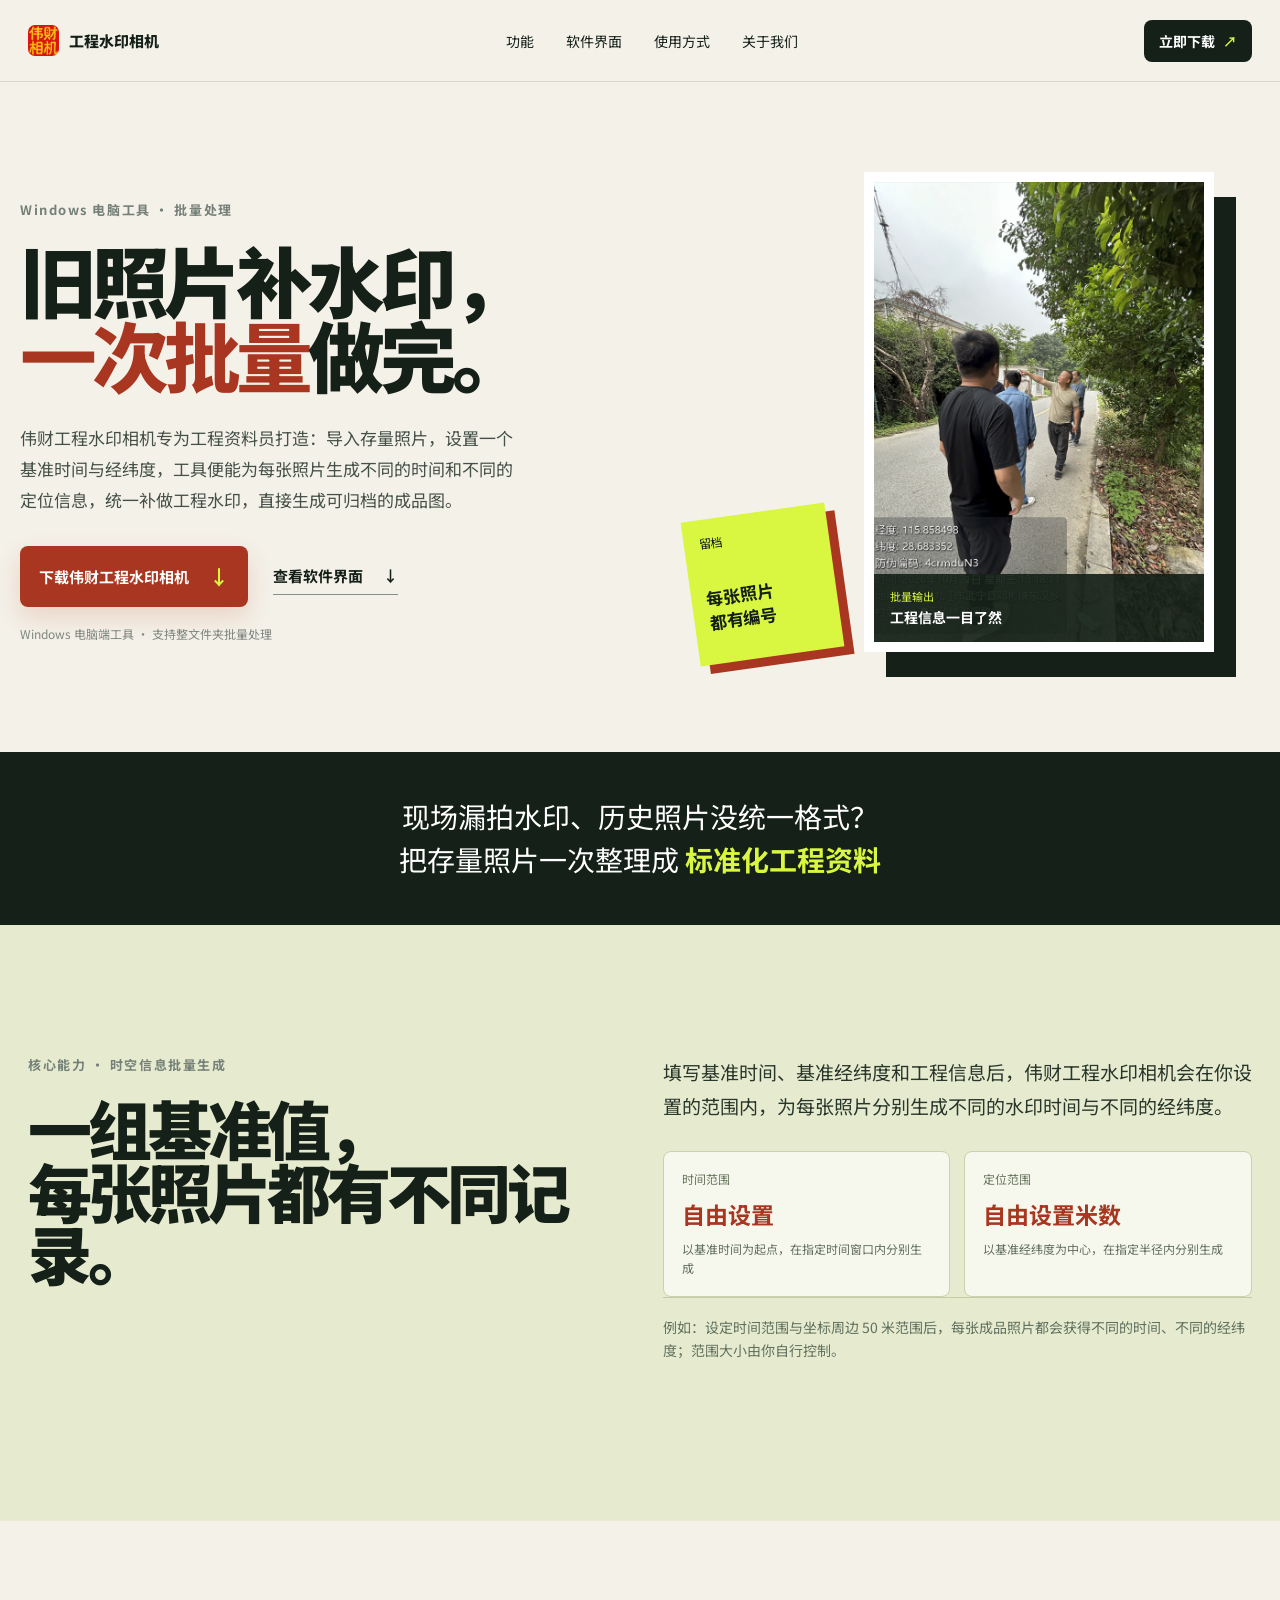
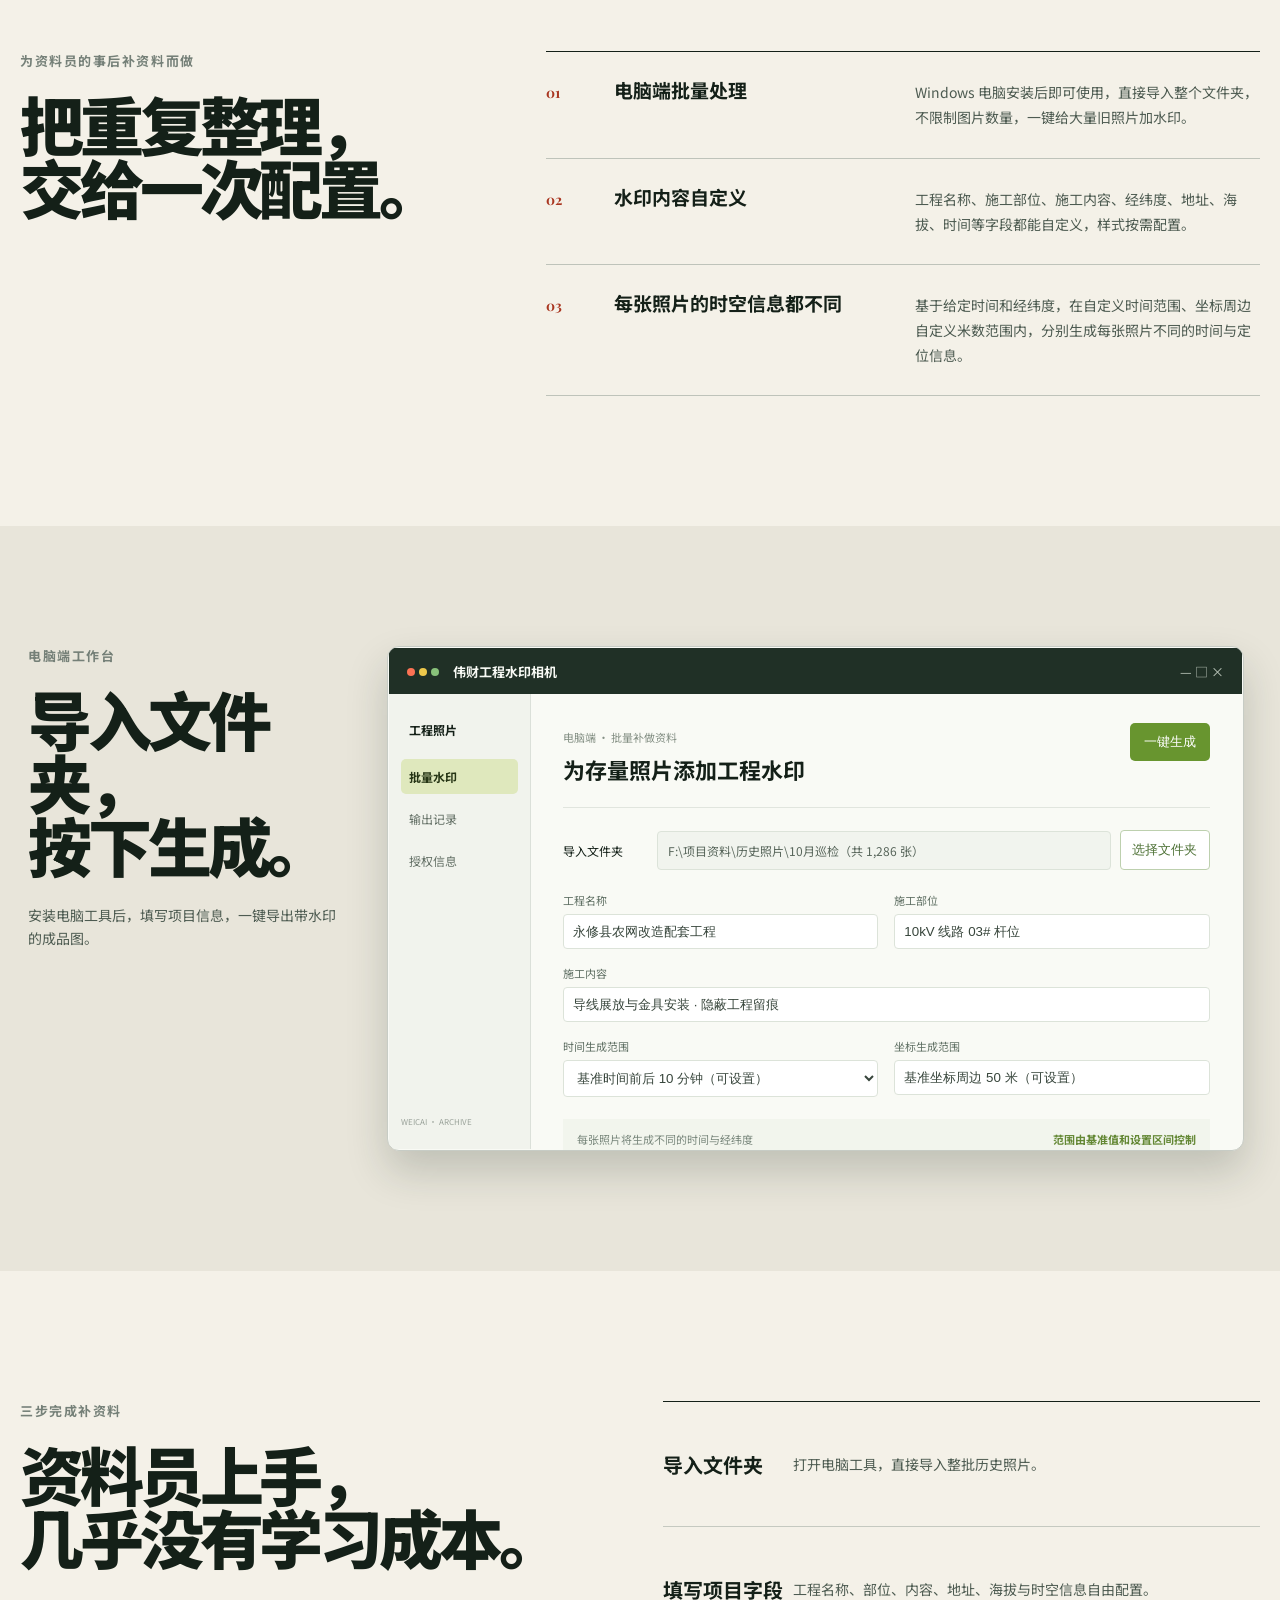
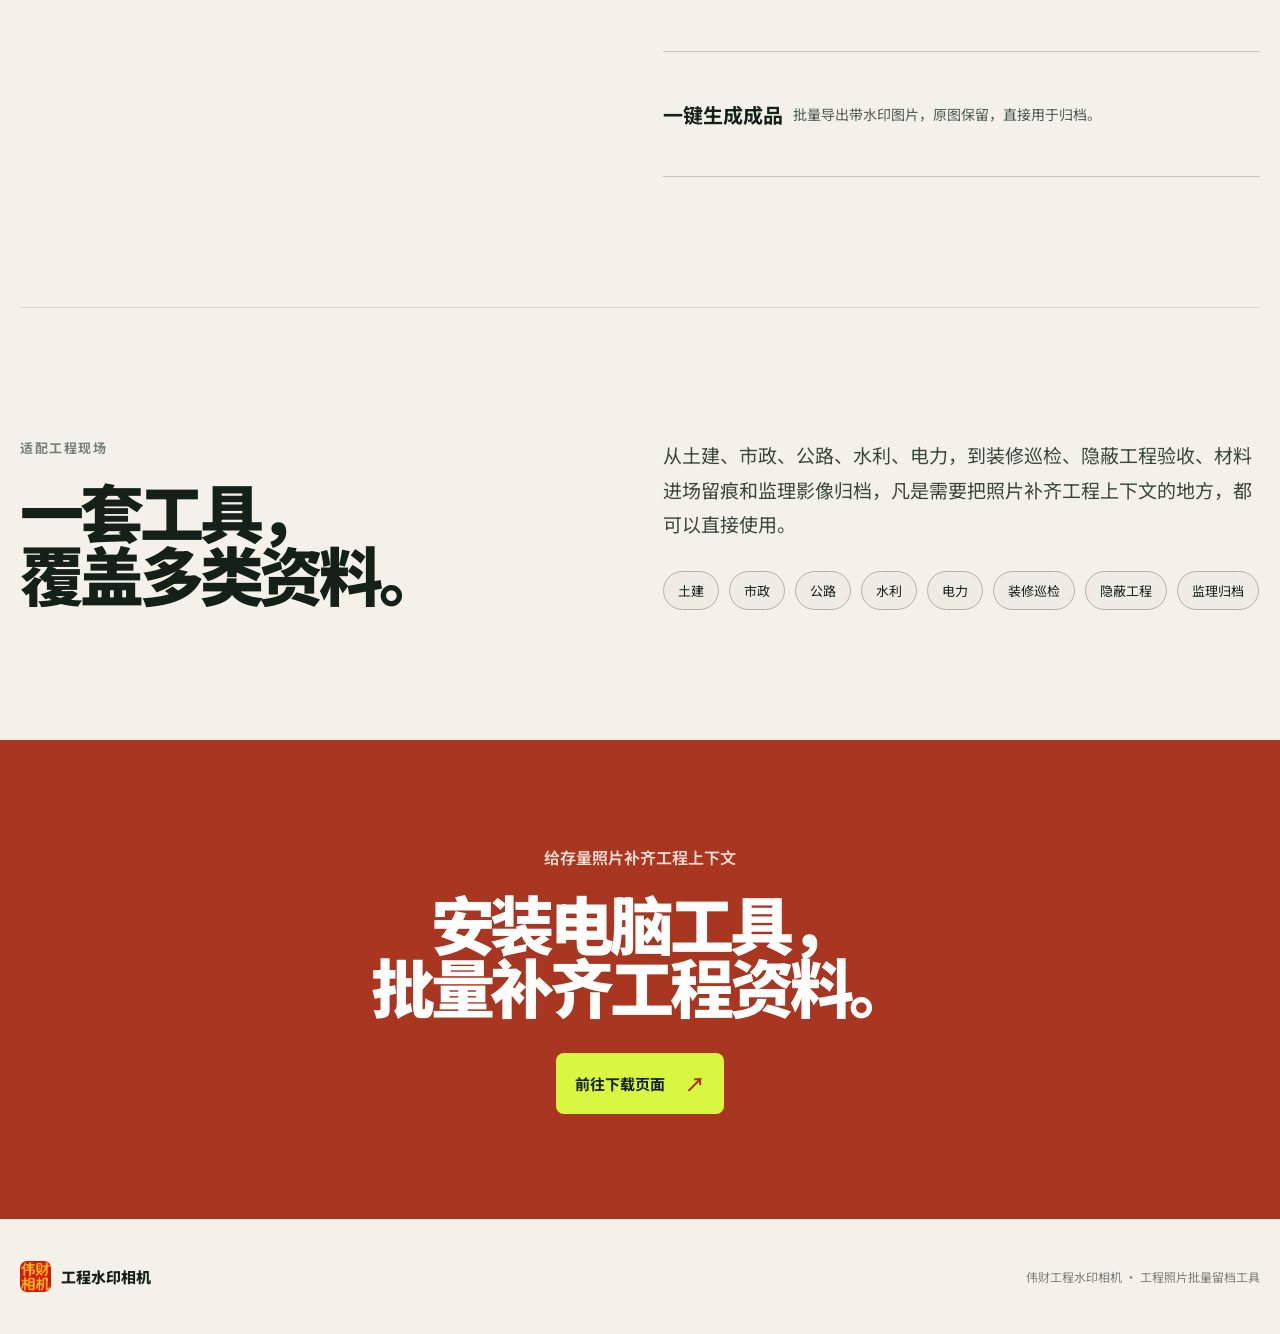
<file: index.html>
<!doctype html>
<html lang="zh-CN">
<head>
  <meta charset="UTF-8" />
  <meta name="viewport" content="width=device-width, initial-scale=1.0" />
  <meta name="theme-color" content="#121814" />
  <meta name="description" content="伟财工程水印相机｜电脑端一键批量加经纬度、时间、地点的工具，让每一张工程照片有据可查。支持自定义时间范围与坐标周边范围，为每张照片生成不同的时空信息。" />
  <meta name="keywords" content="伟财工程水印相机,工程照片水印,批量加水印,电脑端水印,经纬度水印,时间地点水印,工程资料归档" />
  <meta name="author" content="伟财工程水印相机" />
  <meta property="og:type" content="website" />
  <meta property="og:title" content="伟财工程水印相机｜电脑端一键批量加经纬度、时间、地点" />
  <meta property="og:description" content="让每一张工程照片有据可查。基于给定时间和经纬度，为每张照片批量生成不同的时空信息。" />
  <meta property="og:image" content="assets/hero-output.png" />
  <link rel="canonical" href="https://fcai.me/wcxjxz" />
  <title>伟财工程水印相机｜电脑端一键批量加经纬度、时间、地点的工具</title>
  <link rel="icon" href="assets/logo.ico" sizes="any" />
  <link rel="stylesheet" href="styles.css" />
</head>
<body>
  <header class="site-header">
    <a class="brand" href="#top" aria-label="伟财工程水印相机首页">
      <img src="assets/logo.jpg" alt="伟财软件" />
      <span>工程水印相机</span>
    </a>
    <nav aria-label="主导航">
      <a href="#features">功能</a>
      <a href="#interface">软件界面</a>
      <a href="#workflow">使用方式</a>
      <a href="about.html">关于我们</a>
    </nav>
    <a class="nav-download" href="https://fcai.me/wcxjxz" target="_blank" rel="noopener">立即下载 <span>↗</span></a>
  </header>

  <main id="top">
    <section class="hero">
      <div class="hero-copy">
        <p class="plain-label">Windows 电脑工具 · 批量处理</p>
        <h1>旧照片补水印，<br><em>一次批量</em>做完。</h1>
        <p class="hero-text">伟财工程水印相机专为工程资料员打造：导入存量照片，设置一个基准时间与经纬度，工具便能为每张照片生成不同的时间和不同的定位信息，统一补做工程水印，直接生成可归档的成品图。</p>
        <div class="hero-actions">
          <a class="button primary" href="https://fcai.me/wcxjxz" target="_blank" rel="noopener">下载伟财工程水印相机 <span>↓</span></a>
          <a class="button text-button" href="#interface">查看软件界面 <span>↓</span></a>
        </div>
        <p class="notice">Windows 电脑端工具 · 支持整文件夹批量处理</p>
      </div>
      <div class="hero-visual" aria-label="工程水印成品示例">
        <div class="photo-frame">
          <img src="assets/hero-output.png" alt="带工程水印的工程现场照片成品示例" />
          <div class="photo-caption"><span>批量输出</span><strong>工程信息一目了然</strong></div>
        </div>
        <div class="stamp-card"><span>留档</span><b>每张照片<br>都有编号</b></div>
      </div>
    </section>

    <section class="proof" aria-label="产品价值">
      <p>现场漏拍水印、历史照片没统一格式？</p>
      <p>把存量照片一次整理成 <strong>标准化工程资料</strong></p>
    </section>

    <section class="time-space section" id="time-space">
      <div class="section-title"><p>核心能力 · 时空信息批量生成</p><h2>一组基准值，<br>每张照片都有不同记录。</h2></div>
      <div class="time-space-copy"><p>填写基准时间、基准经纬度和工程信息后，伟财工程水印相机会在你设置的范围内，为每张照片分别生成不同的水印时间与不同的经纬度。</p><div class="range-grid"><div><span>时间范围</span><strong>自由设置</strong><small>以基准时间为起点，在指定时间窗口内分别生成</small></div><div><span>定位范围</span><strong>自由设置米数</strong><small>以基准经纬度为中心，在指定半径内分别生成</small></div></div><p class="time-space-foot">例如：设定时间范围与坐标周边 50 米范围后，每张成品照片都会获得不同的时间、不同的经纬度；范围大小由你自行控制。</p></div>
    </section>

    <section class="features section" id="features">
      <div class="section-title"><p>为资料员的事后补资料而做</p><h2>把重复整理，<br>交给一次配置。</h2></div>
      <div class="feature-list">
        <article><span>01</span><h3>电脑端批量处理</h3><p>Windows 电脑安装后即可使用，直接导入整个文件夹，不限制图片数量，一键给大量旧照片加水印。</p></article>
        <article><span>02</span><h3>水印内容自定义</h3><p>工程名称、施工部位、施工内容、经纬度、地址、海拔、时间等字段都能自定义，样式按需配置。</p></article>
        <article><span>03</span><h3>每张照片的时空信息都不同</h3><p>基于给定时间和经纬度，在自定义时间范围、坐标周边自定义米数范围内，分别生成每张照片不同的时间与定位信息。</p></article>
      </div>
    </section>

    <section class="interface section" id="interface">
      <div class="section-title"><p>电脑端工作台</p><h2>导入文件夹，<br>按下生成。</h2><p class="section-note">安装电脑工具后，填写项目信息，一键导出带水印的成品图。</p></div>
      <div class="app-window" role="img" aria-label="伟财工程水印相机软件工作台界面示意">
        <div class="app-top"><div class="window-mark"><i></i><i></i><i></i></div><strong>伟财工程水印相机</strong><span>— □ ×</span></div>
        <div class="app-body">
          <aside><b>工程照片</b><a class="active">批量水印</a><a>输出记录</a><a>授权信息</a><small>WEICAI · ARCHIVE</small></aside>
          <div class="app-content">
            <div class="app-heading"><div><span>电脑端 · 批量补做资料</span><h3>为存量照片添加工程水印</h3></div><button>一键生成</button></div>
            <div class="folder-row"><span>导入文件夹</span><div>F:\项目资料\历史照片\10月巡检（共 1,286 张）</div><button class="browse">选择文件夹</button></div>
            <div class="form-grid">
              <label>工程名称<input value="永修县农网改造配套工程" readonly /></label>
              <label>施工部位<input value="10kV 线路 03# 杆位" readonly /></label>
              <label class="wide">施工内容<input value="导线展放与金具安装 · 隐蔽工程留痕" readonly /></label>
              <label>时间生成范围<select><option>基准时间前后 10 分钟（可设置）</option></select></label>
              <label>坐标生成范围<input value="基准坐标周边 50 米（可设置）" readonly /></label>
            </div>
            <div class="app-footer"><span>每张照片将生成不同的时间与经纬度</span><b>范围由基准值和设置区间控制</b></div>
          </div>
        </div>
      </div>
    </section>

    <section class="workflow section" id="workflow">
      <div class="section-title"><p>三步完成补资料</p><h2>资料员上手，<br>几乎没有学习成本。</h2></div>
      <ol><li><b>导入文件夹</b><span>打开电脑工具，直接导入整批历史照片。</span></li><li><b>填写项目字段</b><span>工程名称、部位、内容、地址、海拔与时空信息自由配置。</span></li><li><b>一键生成成品</b><span>批量导出带水印图片，原图保留，直接用于归档。</span></li></ol>
    </section>

    <section class="scenes section" id="scenes">
      <div class="section-title"><p>适配工程现场</p><h2>一套工具，<br>覆盖多类资料。</h2></div>
      <div class="scene-copy"><p>从土建、市政、公路、水利、电力，到装修巡检、隐蔽工程验收、材料进场留痕和监理影像归档，凡是需要把照片补齐工程上下文的地方，都可以直接使用。</p><div class="scene-tags"><span>土建</span><span>市政</span><span>公路</span><span>水利</span><span>电力</span><span>装修巡检</span><span>隐蔽工程</span><span>监理归档</span></div></div>
    </section>

    <section class="download-section">
      <p>给存量照片补齐工程上下文</p>
      <h2>安装电脑工具，<br>批量补齐工程资料。</h2>
      <a class="button primary light" href="https://fcai.me/wcxjxz" target="_blank" rel="noopener">前往下载页面 <span>↗</span></a>
    </section>
  </main>
  <script type="application/ld+json">
  {"@context":"https://schema.org","@type":"SoftwareApplication","name":"伟财工程水印相机","applicationCategory":"BusinessApplication","operatingSystem":"Windows","description":"电脑端一键批量加经纬度、时间、地点的工程照片水印工具，让每一张工程照片有据可查。","url":"https://fcai.me/wcxjxz","featureList":["批量添加工程照片水印","基于基准时间生成不同照片时间","基于基准经纬度生成不同照片坐标","自定义时间范围与坐标周边范围"]}
  </script>
  <footer><a class="brand" href="#top"><img src="assets/logo.jpg" alt="伟财软件" /><span>工程水印相机</span></a><p>伟财工程水印相机 · 工程照片批量留档工具</p></footer>
</body>
</html>
</file>
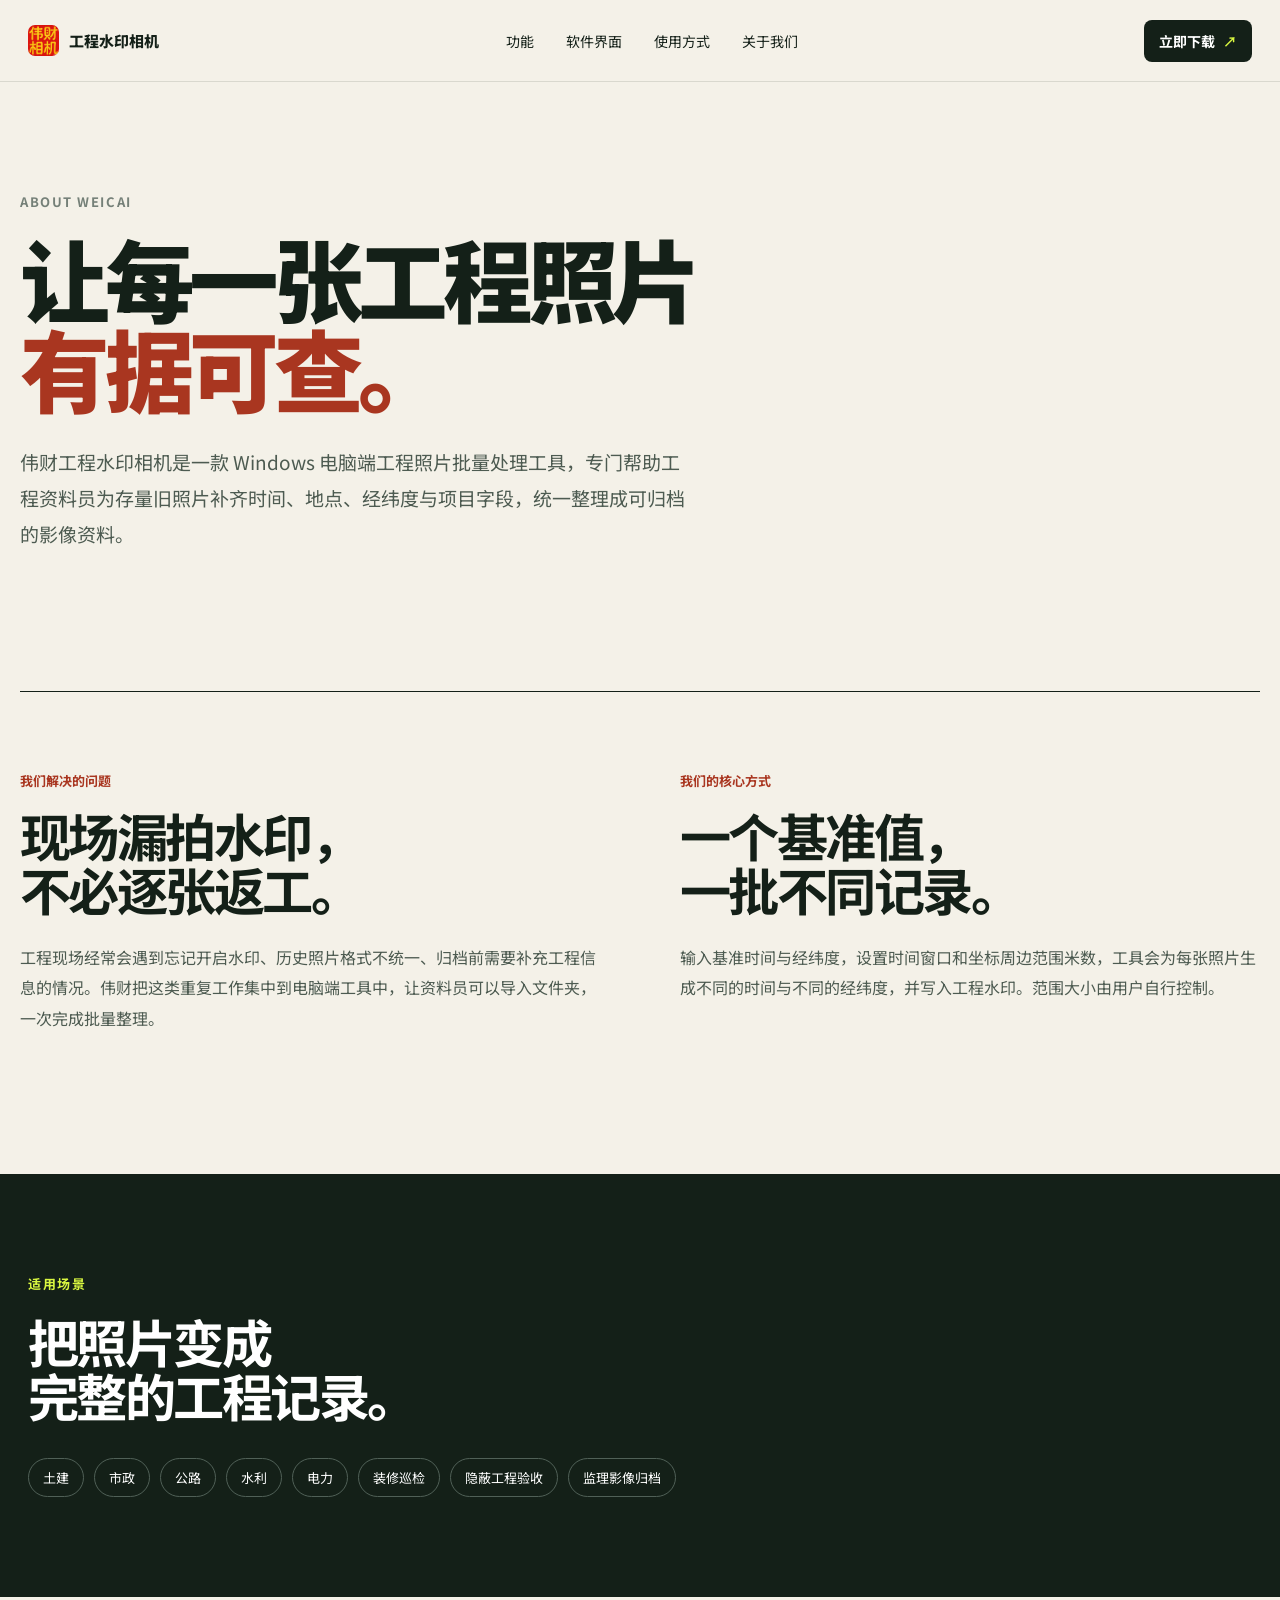
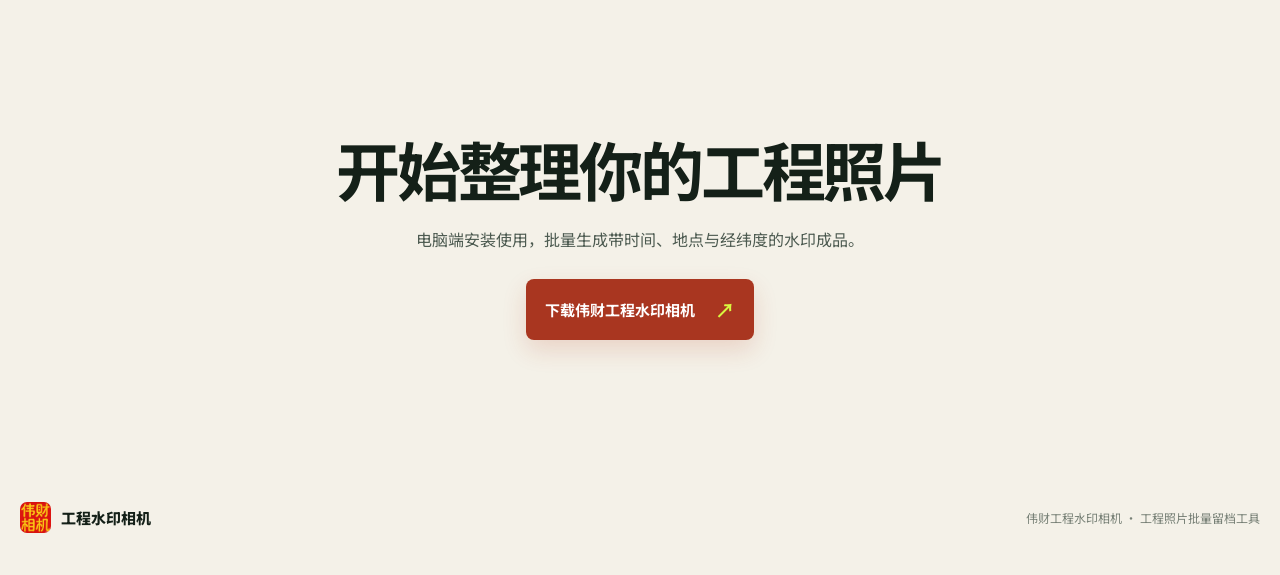
<file: about.html>
<!doctype html>
<html lang="zh-CN">
<head>
  <meta charset="UTF-8" />
  <meta name="viewport" content="width=device-width, initial-scale=1.0" />
  <meta name="description" content="关于伟财工程水印相机：电脑端一键批量加经纬度、时间、地点的工程照片留档工具，帮助资料员整理历史照片与工程归档资料。" />
  <meta name="keywords" content="关于伟财,伟财工程水印,工程水印工具,工程资料员,工程照片归档" />
  <meta name="author" content="伟财工程水印相机" />
  <meta property="og:type" content="article" />
  <meta property="og:title" content="关于伟财工程水印相机｜让每一张工程照片有据可查" />
  <meta property="og:description" content="了解伟财工程水印相机如何帮助工程资料员批量补齐照片中的时间、地点、经纬度和工程信息。" />
  <link rel="canonical" href="https://fcai.me/wcxjxz/about.html" />
  <link rel="icon" href="assets/logo.ico" sizes="any" />
  <title>关于我们｜伟财工程水印相机</title>
  <link rel="stylesheet" href="styles.css" />
</head>
<body>
  <header class="site-header">
    <a class="brand" href="index.html"><img src="assets/logo.jpg" alt="伟财软件" /><span>工程水印相机</span></a>
    <nav aria-label="主导航"><a href="index.html#features">功能</a><a href="index.html#interface">软件界面</a><a href="index.html#workflow">使用方式</a><a href="about.html" aria-current="page">关于我们</a></nav>
    <a class="nav-download" href="https://fcai.me/wcxjxz" target="_blank" rel="noopener">立即下载 <span>↗</span></a>
  </header>
  <main class="about-page">
    <section class="about-hero"><p class="plain-label">ABOUT WEICAI</p><h1>让每一张工程照片<br><em>有据可查。</em></h1><p>伟财工程水印相机是一款 Windows 电脑端工程照片批量处理工具，专门帮助工程资料员为存量旧照片补齐时间、地点、经纬度与项目字段，统一整理成可归档的影像资料。</p></section>
    <section class="about-grid"><article><span>我们解决的问题</span><h2>现场漏拍水印，<br>不必逐张返工。</h2><p>工程现场经常会遇到忘记开启水印、历史照片格式不统一、归档前需要补充工程信息的情况。伟财把这类重复工作集中到电脑端工具中，让资料员可以导入文件夹，一次完成批量整理。</p></article><article><span>我们的核心方式</span><h2>一个基准值，<br>一批不同记录。</h2><p>输入基准时间与经纬度，设置时间窗口和坐标周边范围米数，工具会为每张照片生成不同的时间与不同的经纬度，并写入工程水印。范围大小由用户自行控制。</p></article></section>
    <section class="about-values"><p class="plain-label">适用场景</p><h2>把照片变成<br>完整的工程记录。</h2><div class="scene-tags"><span>土建</span><span>市政</span><span>公路</span><span>水利</span><span>电力</span><span>装修巡检</span><span>隐蔽工程验收</span><span>监理影像归档</span></div></section>
    <section class="about-cta"><h2>开始整理你的工程照片</h2><p>电脑端安装使用，批量生成带时间、地点与经纬度的水印成品。</p><a class="button primary" href="https://fcai.me/wcxjxz" target="_blank" rel="noopener">下载伟财工程水印相机 <span>↗</span></a></section>
  </main>
  <footer><a class="brand" href="index.html"><img src="assets/logo.jpg" alt="伟财软件" /><span>工程水印相机</span></a><p>伟财工程水印相机 · 工程照片批量留档工具</p></footer>
  <script type="application/ld+json">{"@context":"https://schema.org","@type":"AboutPage","name":"关于伟财工程水印相机","description":"伟财工程水印相机是一款 Windows 电脑端工程照片批量处理工具。","isPartOf":{"@type":"WebSite","name":"伟财工程水印相机"}}</script>
</body>
</html>
</file>
<file: styles.css>
@import url('https://fonts.googleapis.com/css2?family=Noto+Sans+SC:wght@400;500;600;700;900&family=Playfair+Display:ital,wght@0,700;0,800;1,800&display=swap');

:root{--ink:#142018;--paper:#f4f1e8;--lime:#d9f640;--orange:#fb5631;--muted:#69736a;--line:#d9d8ce}*{box-sizing:border-box}html{scroll-behavior:smooth}body{margin:0;background:var(--paper);color:var(--ink);font-family:"Noto Sans SC",sans-serif}::selection{background:var(--lime);color:var(--ink)}a{color:inherit;text-decoration:none}.site-header{height:82px;padding:0 max(28px,calc((100vw - 1240px)/2));display:flex;align-items:center;justify-content:space-between;border-bottom:1px solid var(--line);background:rgba(244,241,232,.94);position:sticky;top:0;z-index:5;backdrop-filter:blur(14px)}.brand{display:flex;align-items:center;gap:10px;font-weight:800;font-size:15px}.brand img{width:31px;height:31px;border-radius:7px;object-fit:cover}.site-header nav{display:flex;gap:32px;font-size:14px}.site-header nav a:hover,.text-button:hover{color:var(--orange)}.nav-download{font-size:14px;font-weight:700;padding:11px 15px;background:var(--ink);color:#fff;border-radius:8px}.nav-download span{color:var(--lime);margin-left:5px}.hero{min-height:665px;max-width:1240px;margin:auto;padding:90px 0 70px;display:grid;grid-template-columns:1.03fr .97fr;gap:45px;align-items:center}.plain-label,.section-title>p{font-size:13px;letter-spacing:.12em;color:#758078;margin:0 0 22px;font-weight:700}.hero h1,.section-title h2,.download-section h2{letter-spacing:-.065em;line-height:.98;font-size:clamp(48px,6vw,82px);margin:0;font-weight:900}.hero h1 em{font-family:"Playfair Display",serif;font-weight:800;color:var(--orange)}.hero-text{font-size:17px;line-height:1.85;max-width:500px;margin:30px 0;color:#455148}.hero-actions{display:flex;align-items:center;gap:25px}.button{font-weight:700;font-size:15px;display:inline-flex;align-items:center;gap:20px}.primary{padding:16px 19px;border-radius:8px;background:var(--orange);color:#fff;box-shadow:0 10px 24px rgba(181,57,27,.16)}.primary span{font-size:20px;color:var(--lime)}.text-button{border-bottom:1px solid #879087;padding:8px 0}.notice{font-size:12px;color:#7e867f;margin-top:18px}.hero-visual{position:relative;height:510px}.photo-frame{position:absolute;width:350px;height:480px;right:46px;top:0;border:10px solid #fff;box-shadow:22px 25px 0 var(--ink);overflow:hidden;background:#ccc}.photo-frame img{height:100%;width:100%;object-fit:cover}.photo-caption{position:absolute;bottom:0;left:0;right:0;background:rgba(20,32,24,.91);color:#fff;padding:14px 16px}.photo-caption span{font-size:11px;color:var(--lime);display:block}.photo-caption strong{font-size:14px}.stamp-card{position:absolute;bottom:25px;left:10px;background:var(--lime);width:145px;height:145px;padding:15px;transform:rotate(-8deg);box-shadow:9px 9px 0 var(--orange)}.stamp-card span{font-size:12px;display:block;margin-bottom:35px}.stamp-card b{font-size:17px;line-height:1.25}.proof{background:var(--ink);color:#fff;text-align:center;padding:43px 25px}.proof p{margin:0;font-size:clamp(18px,2.4vw,28px);line-height:1.55}.proof strong{color:var(--lime)}.section{max-width:1240px;margin:auto;padding:130px 0}.section-title h2{font-size:clamp(40px,5vw,66px)}.features{display:grid;grid-template-columns:.8fr 1.2fr;gap:50px}.feature-list{border-top:1px solid var(--ink)}.feature-list article{border-bottom:1px solid #bec3ba;padding:24px 0 27px;display:grid;grid-template-columns:55px 1fr 1.2fr;align-items:baseline;gap:13px}.feature-list article>span{font:700 14px "Playfair Display";color:var(--orange)}.feature-list h3{margin:0;font-size:19px}.feature-list p{font-size:14px;line-height:1.8;color:var(--muted);margin:0}.interface{background:#e8e5da;max-width:none;padding:120px max(28px,calc((100vw - 1240px)/2));}.interface .section-title{display:inline-block;vertical-align:top;width:29%;padding-right:45px}.section-note{font-size:14px!important;letter-spacing:0!important;line-height:1.7;color:var(--muted)!important;margin-top:28px!important;font-weight:400!important}.app-window{display:inline-block;vertical-align:top;width:70%;background:#f9faf5;border-radius:12px;overflow:hidden;box-shadow:0 20px 42px rgba(32,43,33,.2);border:1px solid #c7ccc5;text-align:left}.app-top{height:46px;background:#203026;color:#f8faf5;display:flex;align-items:center;padding:0 18px;gap:14px;font-size:13px}.window-mark{display:flex;gap:4px}.window-mark i{width:8px;height:8px;border-radius:50%;background:#fc7254}.window-mark i:nth-child(2){background:#edc84b}.window-mark i:nth-child(3){background:#88c17a}.app-top>span{margin-left:auto;color:#b9c4b9}.app-body{display:flex;height:455px}.app-body aside{width:142px;padding:22px 12px;background:#f1f3ed;border-right:1px solid #dbe0d9;display:flex;flex-direction:column;gap:7px;font-size:12px}.app-body aside b{font-size:12px;margin:5px 8px 14px}.app-body aside a{padding:9px 8px;border-radius:5px;color:#657167}.app-body aside a.active{background:#dfe8bd;color:#263515;font-weight:700}.app-body aside small{margin-top:auto;color:#9aa29a;font-size:8px}.app-content{padding:29px 32px;flex:1}.app-heading{display:flex;justify-content:space-between;align-items:start;border-bottom:1px solid #e1e5de;padding-bottom:22px}.app-heading span{font-size:11px;color:#859085}.app-heading h3{font-size:22px;margin:6px 0 0}.app-heading button{border:0;border-radius:5px;background:#68952f;color:#fff;padding:10px 14px;font:600 12px inherit}.folder-row{display:grid;grid-template-columns:85px 1fr 90px;align-items:center;gap:9px;margin:22px 0;font-size:12px}.folder-row>div{padding:10px;background:#f1f4ee;border:1px solid #dce3d9;color:#58665b;border-radius:4px}.browse{padding:10px 3px;border:1px solid #bdd0ae;background:#fff;color:#4d7135;border-radius:4px;font:600 11px inherit}.form-grid{display:grid;grid-template-columns:1fr 1fr;gap:16px}.form-grid label{font-size:11px;color:#607064}.form-grid .wide{grid-column:span 2}.form-grid input,.form-grid select{width:100%;border:1px solid #dce3d9;border-radius:4px;padding:9px;margin-top:6px;background:white;color:#37453b;font:12px inherit}.app-footer{margin-top:22px;padding:12px 14px;background:#f2f5ed;display:flex;justify-content:space-between;font-size:11px;color:#7a887d}.app-footer b{color:#648835}.workflow{display:grid;grid-template-columns:1fr 1fr;gap:45px}.workflow ol{list-style:none;padding:0;margin:0;border-top:1px solid var(--ink)}.workflow li{min-height:125px;border-bottom:1px solid #c5c9c0;display:grid;grid-template-columns:130px 1fr;align-items:center}.workflow li b{font-size:20px}.workflow li span{font-size:14px;line-height:1.7;color:var(--muted)}.download-section{background:var(--orange);color:#fff;text-align:center;padding:105px 25px}.download-section p{font-weight:600;color:#ffe1d7;margin:0 0 22px}.download-section h2{font-size:clamp(42px,5vw,68px);margin-bottom:37px}.light{background:var(--lime);color:var(--ink);box-shadow:none}.light span{color:var(--orange)}footer{max-width:1240px;margin:auto;height:115px;display:flex;align-items:center;justify-content:space-between}footer p{font-size:12px;color:#778076}@media(max-width:820px){.site-header{height:66px;padding:0 18px}.site-header nav{display:none}.nav-download{font-size:12px;padding:9px 11px}.hero{padding:62px 24px 65px;display:block;min-height:0}.hero-text{font-size:15px}.hero-actions{align-items:flex-start;flex-direction:column;gap:16px}.hero-visual{height:435px;margin-top:60px}.photo-frame{right:24px;width:270px;height:390px;box-shadow:13px 15px 0 var(--ink)}.stamp-card{transform:rotate(-6deg) scale(.78);transform-origin:bottom left;left:4px}.section{padding:78px 24px}.features,.workflow{display:block}.feature-list{margin-top:44px}.feature-list article{grid-template-columns:32px 1fr;gap:7px}.feature-list p{grid-column:2}.interface{padding:75px 18px}.interface .section-title{width:auto;padding:0;margin-bottom:38px}.app-window{width:100%;overflow-x:auto}.app-body{width:670px;height:410px}.app-content{padding:23px}.workflow ol{margin-top:43px}.workflow li{grid-template-columns:1fr;gap:5px;padding:20px 0;min-height:0}footer{height:auto;padding:31px 24px;display:block}footer p{margin-top:18px}.proof{padding:34px 22px}}
/* accessibility overrides */
:root{--orange:#a93620;--muted:#4d5b51}
.hero h1 em{font-family:inherit;font-style:normal}
.app-window{padding:1px}
.window-mark{padding-top:1px}
 .scenes{display:grid;grid-template-columns:1fr 1fr;gap:45px;border-top:1px solid var(--line)}.scene-copy>p{font-size:19px;line-height:1.8;margin:0 0 30px;color:#39473d}.scene-tags{display:flex;flex-wrap:wrap;gap:10px}.scene-tags span{border:1px solid #acb6a8;border-radius:999px;padding:9px 14px;font-size:13px;background:#eeece3}
.time-space{display:grid;grid-template-columns:1fr 1fr;gap:45px;background:#e6ebcf;max-width:none;padding-left:max(28px,calc((100vw - 1240px)/2));padding-right:max(28px,calc((100vw - 1240px)/2))}.time-space-copy>p{font-size:19px;line-height:1.8;margin:0 0 28px;color:#29362b}.range-grid{display:grid;grid-template-columns:1fr 1fr;gap:14px}.range-grid>div{background:#f6f7ed;border:1px solid #c9d2ad;border-radius:8px;padding:18px}.range-grid span{display:block;font-size:12px;color:#66745a;margin-bottom:10px}.range-grid strong{display:block;font-size:23px;color:#a93620}.range-grid small{display:block;font-size:12px;line-height:1.6;color:#637061;margin-top:8px}.time-space-foot{font-size:14px!important;line-height:1.7!important;color:#61705e!important;border-top:1px solid #c3cda5;padding-top:18px}
.about-page{max-width:1240px;margin:auto}.about-hero{padding:110px 0 120px;max-width:800px}.about-hero h1{font-size:clamp(50px,7vw,92px);line-height:1;letter-spacing:-.06em;margin:0 0 32px;font-weight:900}.about-hero h1 em{font-style:normal;color:var(--orange)}.about-hero>p:last-child{max-width:670px;font-size:19px;line-height:1.9;color:var(--muted)}.about-grid{display:grid;grid-template-columns:1fr 1fr;gap:80px;border-top:1px solid var(--ink);padding:75px 0 125px}.about-grid article>span{font-size:13px;color:var(--orange);font-weight:700}.about-grid h2,.about-values h2,.about-cta h2{font-size:clamp(34px,4vw,54px);line-height:1.05;letter-spacing:-.05em;margin:18px 0 25px}.about-grid p{font-size:16px;line-height:1.9;color:var(--muted)}.about-values{background:var(--ink);color:#fff;margin:0 calc((1240px - 100vw)/2);padding:100px max(28px,calc((100vw - 1240px)/2))}.about-values .plain-label{color:var(--lime)}.about-values h2{margin-bottom:35px}.about-values .scene-tags span{border-color:#506057;background:transparent;color:#fff}.about-cta{text-align:center;padding:120px 0}.about-cta h2{font-size:clamp(38px,5vw,64px)}.about-cta p{color:var(--muted);margin-bottom:28px}
@media (max-width:820px){body{overflow-x:hidden}.site-header{height:68px;padding:0 16px}.site-header nav{display:none}.nav-download{margin-left:auto;white-space:nowrap;font-size:12px;padding:10px 12px}.hero{padding:58px 24px 64px;display:block;min-height:0}.hero h1{font-size:clamp(44px,13vw,64px);line-height:1.02}.hero-text{font-size:15px;line-height:1.8}.hero-visual{height:410px;margin-top:48px}.photo-frame{right:16px;width:min(73vw,290px);height:min(103vw,390px);border-width:7px;box-shadow:11px 13px 0 var(--ink)}.stamp-card{left:0;bottom:2px;transform:rotate(-6deg) scale(.74);transform-origin:bottom left}.section{padding:78px 24px}.section-title h2{font-size:clamp(39px,11vw,58px);line-height:1.04}.features,.workflow,.time-space,.scenes{display:block}.feature-list,.workflow ol,.time-space-copy,.scene-copy{margin-top:40px}.feature-list article{grid-template-columns:34px 1fr;gap:7px;padding:22px 0}.feature-list p{grid-column:2}.time-space{padding-left:24px;padding-right:24px}.range-grid{grid-template-columns:1fr 1fr;gap:10px}.range-grid>div{padding:14px 12px;min-width:0}.range-grid strong{font-size:20px;line-height:1.15}.range-grid small{font-size:12px;line-height:1.5}.interface{padding:74px 18px}.interface .section-title{display:block;width:auto;padding:0;margin-bottom:34px}.app-window{display:block;width:100%;padding:0;border-radius:10px;overflow:hidden}.app-top{height:43px;padding:0 12px;font-size:12px}.app-body{height:auto;min-height:0;display:block}.app-body aside{width:100%;height:auto;padding:12px 14px;display:flex;flex-direction:row;align-items:center;gap:5px;border-right:0;border-bottom:1px solid #dbe0d9}.app-body aside b{margin:0 8px 0 0;font-size:12px;white-space:nowrap}.app-body aside a{padding:7px 8px;white-space:nowrap;font-size:11px}.app-body aside small{display:none}.app-content{padding:20px 16px}.app-heading{display:block;padding-bottom:17px}.app-heading h3{font-size:19px;line-height:1.35}.app-heading button{margin-top:14px;width:100%}.folder-row{display:block;margin:18px 0;font-size:12px}.folder-row>div{margin:7px 0;overflow:hidden;text-overflow:ellipsis;white-space:nowrap}.browse{width:100%}.form-grid{grid-template-columns:1fr;gap:12px}.form-grid .wide{grid-column:auto}.app-footer{display:block;line-height:1.6;font-size:11px}.app-footer b{display:block;margin-top:4px}.workflow li{grid-template-columns:1fr;gap:5px;padding:20px 0;min-height:0}.scene-copy>p{font-size:16px;line-height:1.8}.scene-tags{gap:8px}.scene-tags span{font-size:12px;padding:8px 12px}.about-page{padding:0 24px}.about-hero{padding:74px 0 80px}.about-hero h1{font-size:clamp(45px,13vw,68px)}.about-hero>p:last-child{font-size:16px;line-height:1.8}.about-grid{display:block;padding:55px 0 80px}.about-grid article+article{margin-top:58px}.about-values{margin:0 -24px;padding:72px 24px}.about-cta{padding:78px 0}}@media (max-width:390px){.range-grid{grid-template-columns:1fr}.photo-frame{right:8px}.hero{padding-left:20px;padding-right:20px}}

/* Mobile-only adaptation: desktop layout above remains unchanged. */
@media (max-width: 820px){
  body{overflow-x:hidden}
  .site-header{height:68px;padding:0 16px;gap:10px}
  .site-header .brand{font-size:14px;min-width:0}
  .site-header .brand img{width:30px;height:30px}
  .site-header nav{display:none}
  .nav-download{margin-left:auto;white-space:nowrap;font-size:12px;padding:10px 12px}
  .hero{padding:58px 24px 64px;display:block;min-height:0}
  .hero h1{font-size:clamp(44px,13vw,64px);line-height:1.02}
  .hero-text{font-size:15px;line-height:1.8}
  .hero-visual{height:410px;margin-top:48px}
  .photo-frame{right:16px;width:min(73vw,290px);height:min(103vw,390px);border-width:7px;box-shadow:11px 13px 0 var(--ink)}
  .stamp-card{left:0;bottom:2px;transform:rotate(-6deg) scale(.74);transform-origin:bottom left}
  .section{padding:78px 24px}
  .section-title h2{font-size:clamp(39px,11vw,58px);line-height:1.04}
  .features,.workflow,.time-space,.scenes{display:block}
  .feature-list,.workflow ol,.time-space-copy,.scene-copy{margin-top:40px}
  .feature-list article{grid-template-columns:34px 1fr;gap:7px;padding:22px 0}
  .feature-list p{grid-column:2}
  .time-space{padding-left:24px;padding-right:24px}
  .range-grid{grid-template-columns:1fr 1fr;gap:10px}
  .range-grid>div{padding:14px 12px;min-width:0}
  .range-grid strong{font-size:20px;line-height:1.15}
  .range-grid small{font-size:12px;line-height:1.5}
  .interface{padding:74px 18px}
  .interface .section-title{display:block;width:auto;padding:0;margin-bottom:34px}
  .app-window{display:block;width:100%;padding:0;border-radius:10px;overflow:hidden}
  .app-top{height:43px;padding:0 12px;font-size:12px}
  .app-body{height:auto;min-height:0;display:block}
  .app-body aside{width:100%;height:auto;padding:12px 14px;display:flex;flex-direction:row;align-items:center;gap:5px;border-right:0;border-bottom:1px solid #dbe0d9}
  .app-body aside b{margin:0 8px 0 0;font-size:12px;white-space:nowrap}
  .app-body aside a{padding:7px 8px;white-space:nowrap;font-size:11px}
  .app-body aside small{display:none}
  .app-content{padding:20px 16px}
  .app-heading{display:block;padding-bottom:17px}
  .app-heading h3{font-size:19px;line-height:1.35;margin-right:0}
  .app-heading button{margin-top:14px;width:100%}
  .folder-row{display:block;margin:18px 0;font-size:12px}
  .folder-row>div{margin:7px 0;overflow:hidden;text-overflow:ellipsis;white-space:nowrap}
  .browse{width:100%}
  .form-grid{grid-template-columns:1fr;gap:12px}
  .form-grid .wide{grid-column:auto}
  .form-grid input,.form-grid select{font-size:12px}
  .app-footer{display:block;line-height:1.6;font-size:11px}
  .app-footer b{display:block;margin-top:4px}
  .workflow li{grid-template-columns:1fr;gap:5px;padding:20px 0;min-height:0}
  .scene-copy>p{font-size:16px;line-height:1.8}
  .scene-tags{gap:8px}
  .scene-tags span{font-size:12px;padding:8px 12px}
  .about-page{padding:0 24px}
  .about-hero{padding:74px 0 80px}
  .about-hero h1{font-size:clamp(45px,13vw,68px)}
  .about-hero>p:last-child{font-size:16px;line-height:1.8}
  .about-grid{display:block;padding:55px 0 80px}
  .about-grid article+article{margin-top:58px}
  .about-values{margin:0 -24px;padding:72px 24px}
  .about-cta{padding:78px 0}
}

@media (max-width:390px){
  .range-grid{grid-template-columns:1fr}
  .photo-frame{right:8px}
  .hero{padding-left:20px;padding-right:20px}
}

/* Compact phone GUI showcase: keep the complete panel visible without horizontal crop. */
@media (max-width:820px){
  .interface{padding:58px 12px 66px}
  .interface .section-title{padding:0 12px;margin-bottom:24px}
  .interface .section-title h2{font-size:clamp(34px,10vw,48px)}
  .app-window{width:calc(100% - 16px);margin:0 8px;border-radius:8px;box-shadow:0 12px 24px rgba(32,43,33,.16)}
  .app-top{height:36px;padding:0 10px;gap:9px;font-size:10px}
  .window-mark i{width:6px;height:6px}
  .app-top>span{font-size:10px}
  .app-body aside{padding:8px 9px;gap:3px}
  .app-body aside b{font-size:10px;margin-right:5px}
  .app-body aside a{font-size:10px;padding:5px 6px}
  .app-content{padding:14px 12px}
  .app-heading{padding-bottom:12px}
  .app-heading span{font-size:9px}
  .app-heading h3{font-size:15px;line-height:1.3;margin-top:3px}
  .app-heading button{margin-top:9px;padding:8px 10px;font-size:10px}
  .folder-row{margin:12px 0;font-size:10px}
  .folder-row>div{padding:7px;margin:4px 0}
  .browse{padding:7px;font-size:10px}
  .form-grid{gap:8px}
  .form-grid label{font-size:10px}
  .form-grid input,.form-grid select{padding:7px;margin-top:4px;font-size:10px}
  .app-footer{margin-top:12px;padding:8px 9px;font-size:9px}
}
</file>
